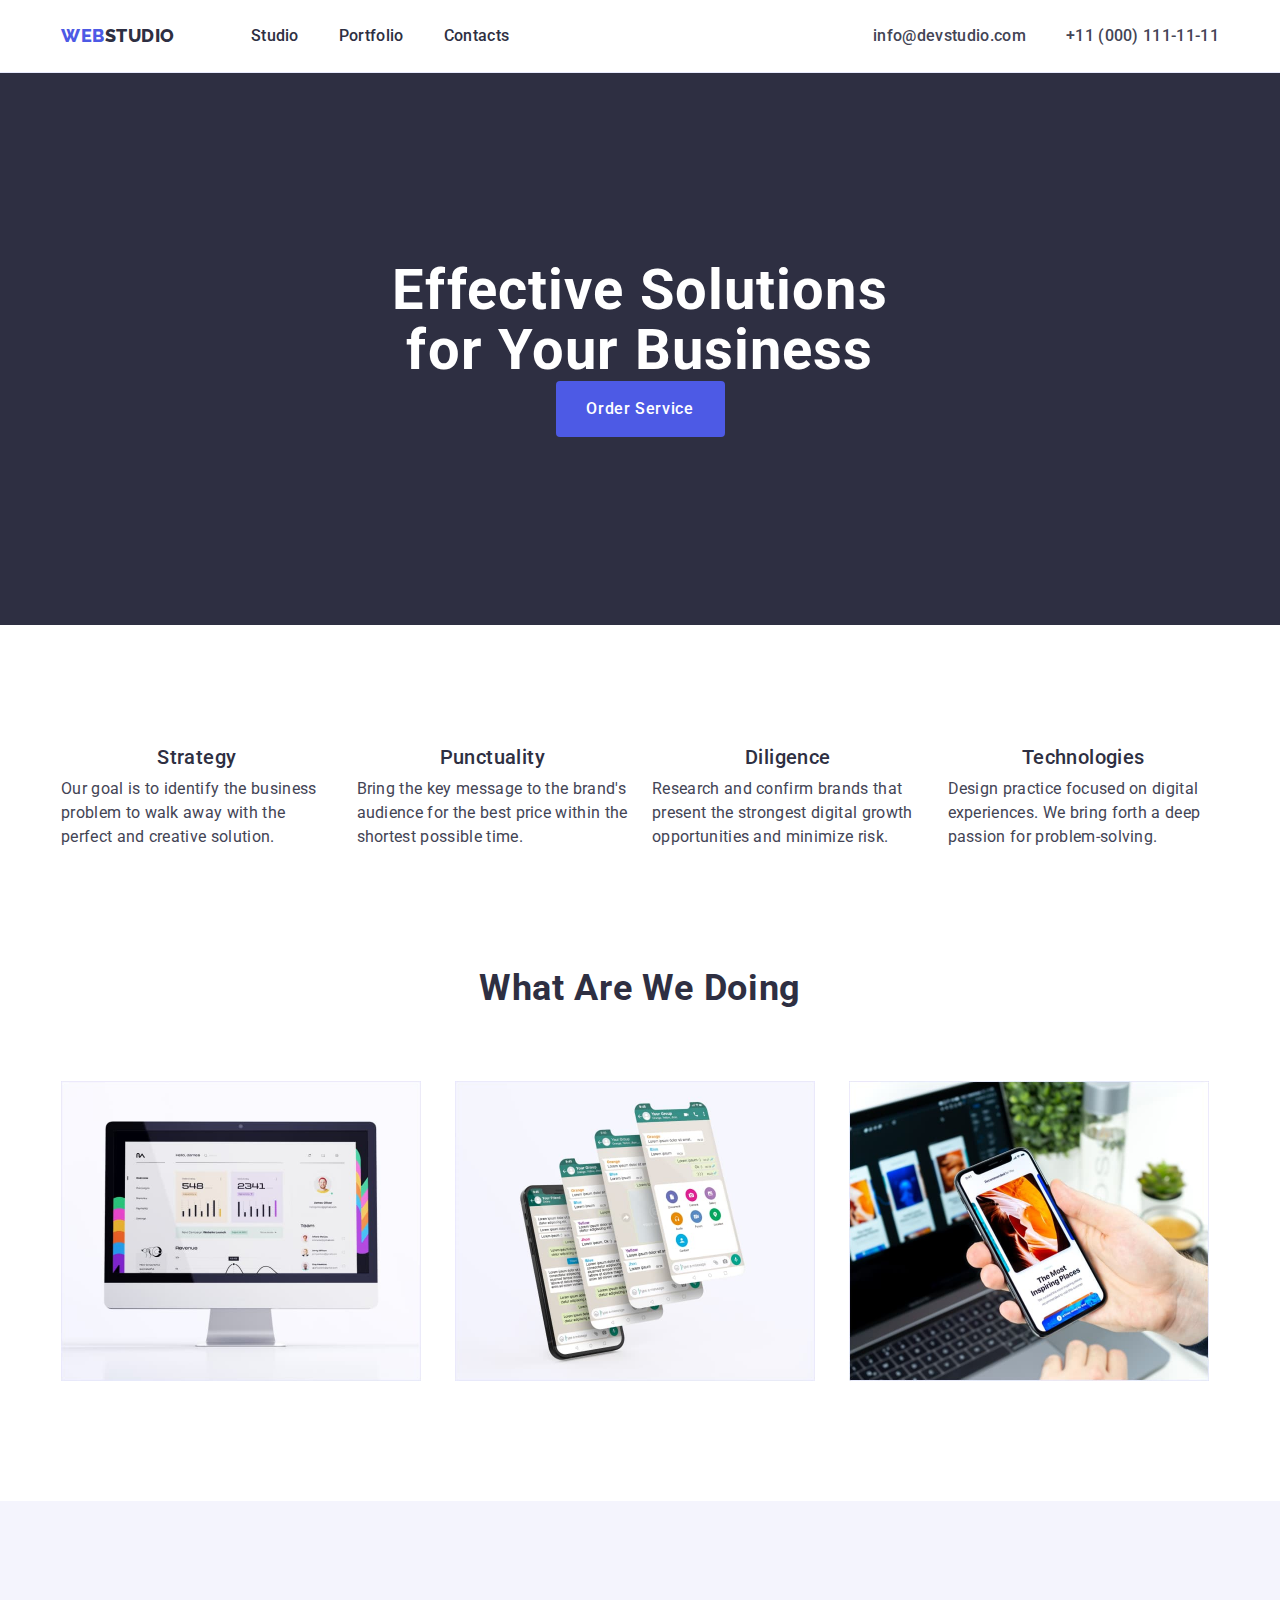
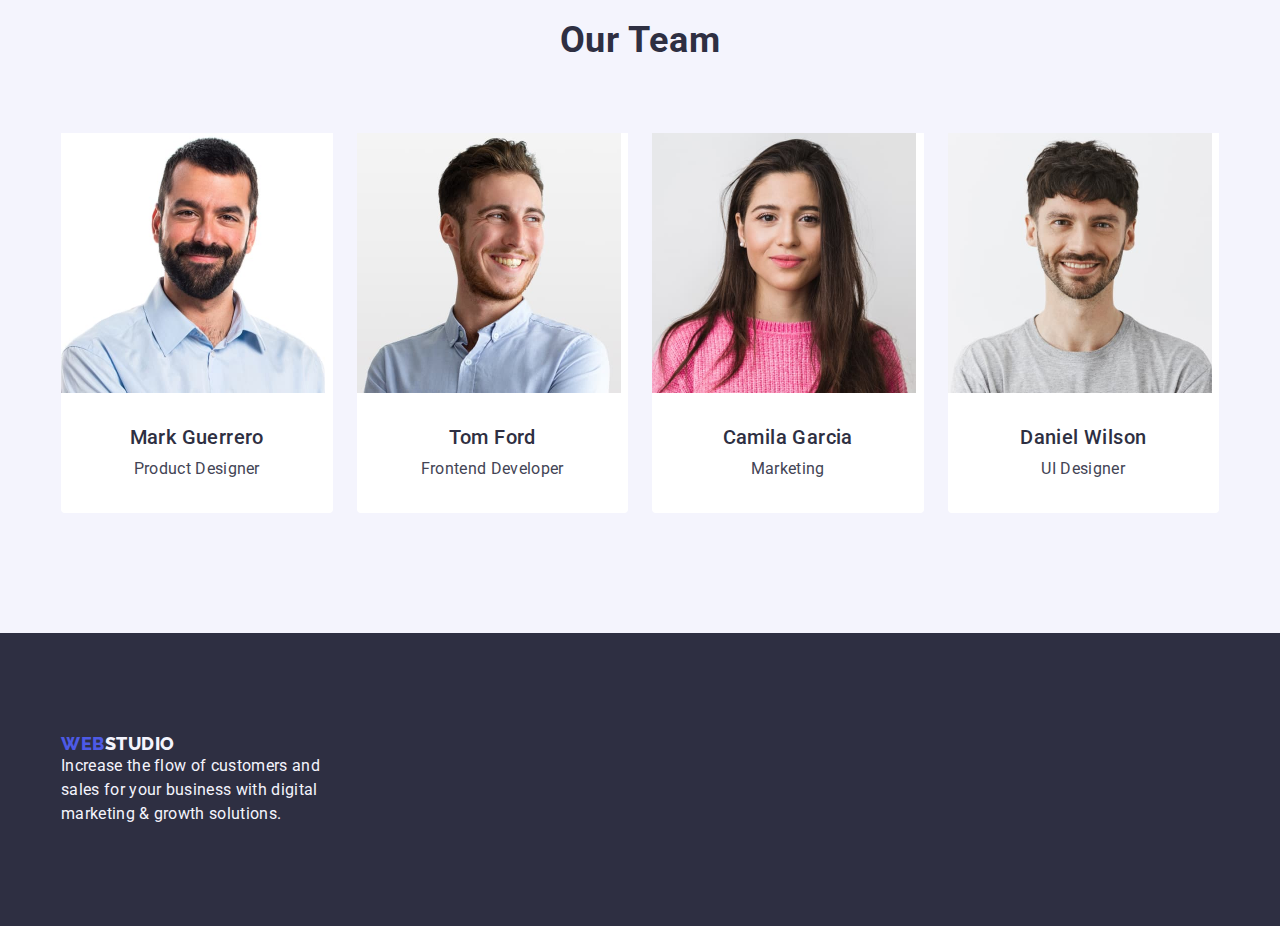
<file: index.html>
<!DOCTYPE html>
<html lang="en">
  <head>
    <meta charset="UTF-8" />
    <meta name="viewport" content="width=device-width, initial-scale=1.0" />
    <title>hw3 - main page</title>
    <link
      rel="stylesheet"
      href="https://cdnjs.cloudflare.com/ajax/libs/modern-normalize/2.0.0/modern-normalize.min.css"
      integrity="sha512-4xo8blKMVCiXpTaLzQSLSw3KFOVPWhm/TRtuPVc4WG6kUgjH6J03IBuG7JZPkcWMxJ5huwaBpOpnwYElP/m6wg=="
      crossorigin="anonymous"
      referrerpolicy="no-referrer"
    />
    <link rel="stylesheet" href="./css/styles.css" />
    <link rel="preconnect" href="https://fonts.googleapis.com" />
    <link rel="preconnect" href="https://fonts.gstatic.com" crossorigin />
    <link
      rel="stylesheet"
      href="https://fonts.googleapis.com/css2?family=Raleway:wght@800&family=Roboto:wght@400;500;700;900&display=swap"
    />
    <style>
      body {
        font-family: 'Roboto', sans-serif;
        color: #434455;
        background-color: #ffffff;
      }
    </style>
  </head>

  <body>
    <header class="header">
      <div class="container header-layout">
        <nav class="navigation">
          <a class="logo link" href="./index.html"
            >Web<span class="logo-span">Studio</span></a
          >
          <ul class="list page-navigation">
            <li><a class="link" href="./index.html">Studio</a></li>
            <li><a class="link" href="./portfolio.html">Portfolio</a></li>
            <li><a class="link" href="">Contacts</a></li>
          </ul>
        </nav>

        <address class="address">
          <ul class="list address-list">
            <li>
              <a class="link contact-link" href="mailto:info@devstudio.com"
                >info@devstudio.com</a
              >
            </li>
            <li>
              <a class="link contact-link" href="tel:+110001111111"
                >+11 (000) 111-11-11</a
              >
            </li>
          </ul>
        </address>
      </div>
    </header>

    <main>
      <section class="section heading">
        <div class="container heading-layout">
          <h1 class="main-heading">Effective Solutions for Your Business</h1>
          <button class="button" type="button">Order Service</button>
        </div>
      </section>

      <section class="section solutions">
        <div class="container solutions-layout">
          <h2 class="secondary-heading visually-hidden">lorem ipsum</h2>
          <ul class="list">
            <li class="solution">
              <h3 class="tertiary-heading">Strategy</h3>
              <p class="paragraph">
                Our goal is to identify the business problem to walk away with
                the perfect and creative solution.
              </p>
            </li>
            <li class="solution">
              <h3 class="tertiary-heading">Punctuality</h3>
              <p class="paragraph">
                Bring the key message to the brand's audience for the best price
                within the shortest possible time.
              </p>
            </li>
            <li class="solution">
              <h3 class="tertiary-heading">Diligence</h3>
              <p class="paragraph">
                Research and confirm brands that present the strongest digital
                growth opportunities and minimize risk.
              </p>
            </li>
            <li class="solution">
              <h3 class="tertiary-heading">Technologies</h3>
              <p class="paragraph">
                Design practice focused on digital experiences. We bring forth a
                deep passion for problem-solving.
              </p>
            </li>
          </ul>
        </div>
      </section>

      <section class="section products">
        <div class="container products-layout">
          <h2 class="secondary-heading">What are we doing</h2>
          <ul class="list">
            <li class="product">
              <img
                src="./images/What-Are-We-Doing/apple-imac.jpg"
                alt="apple imac"
                width="360"
              />
            </li>
            <li class="product">
              <img
                src="./images/What-Are-We-Doing/cascading-smartphone-screen.jpg"
                alt="cascading smartphone screen"
                width="360"
              />
            </li>
            <li class="product">
              <img
                src="./images/What-Are-We-Doing/laptop-and-smartphone.jpg"
                alt="laptop and smartphone"
                width="360"
              />
            </li>
          </ul>
        </div>
      </section>

      <section class="section team">
        <div class="container team-layout">
          <h2 class="secondary-heading">Our Team</h2>
          <ul class="list">
            <li class="team-member">
              <img
                src="./images/Our-Team/marc-guerrero's-photo.jpg"
                alt="man in a blue shirt with short stubble and a half smile"
                width="264"
              />
              <div class="t-member">
                <h3 class="tertiary-heading">Mark Guerrero</h3>
                <p class="paragraph">Product Designer</p>
              </div>
            </li>
            <li class="team-member">
              <img
                src="./images/Our-Team/tom-ford's-photo.jpg"
                alt="smiling short haired man in a blue shirt"
                width="264"
              />
              <div class="t-member">
                <h3 class="tertiary-heading">Tom Ford</h3>
                <p class="paragraph">Frontend Developer</p>
              </div>
            </li>
            <li class="team-member">
              <img
                src="./images/Our-Team/camila-garcia's-photo.jpg"
                alt="long haired woman in a pink sweater"
                width="264"
              />
              <div class="t-member">
                <h3 class="tertiary-heading">Camila Garcia</h3>
                <p class="paragraph">Marketing</p>
              </div>
            </li>
            <li class="team-member">
              <img
                src="./images/Our-Team/daniel-wilson's-photo.jpg"
                alt="man in grey t shirt with short tangled hair"
                width="264"
              />
              <div class="t-member">
                <h3 class="tertiary-heading">Daniel Wilson</h3>
                <p class="paragraph">UI Designer</p>
              </div>
            </li>
          </ul>
        </div>
      </section>
    </main>

    <footer class="footer">
      <div class="container footer-layout">
        <a class="logo link" href="./index.html"
          >Web<span class="logo-span-two">Studio</span></a
        >
        <p class="paragraph">
          Increase the flow of customers and sales for your business with
          digital marketing & growth solutions.
        </p>
      </div>
    </footer>
  </body>
</html>
</file>
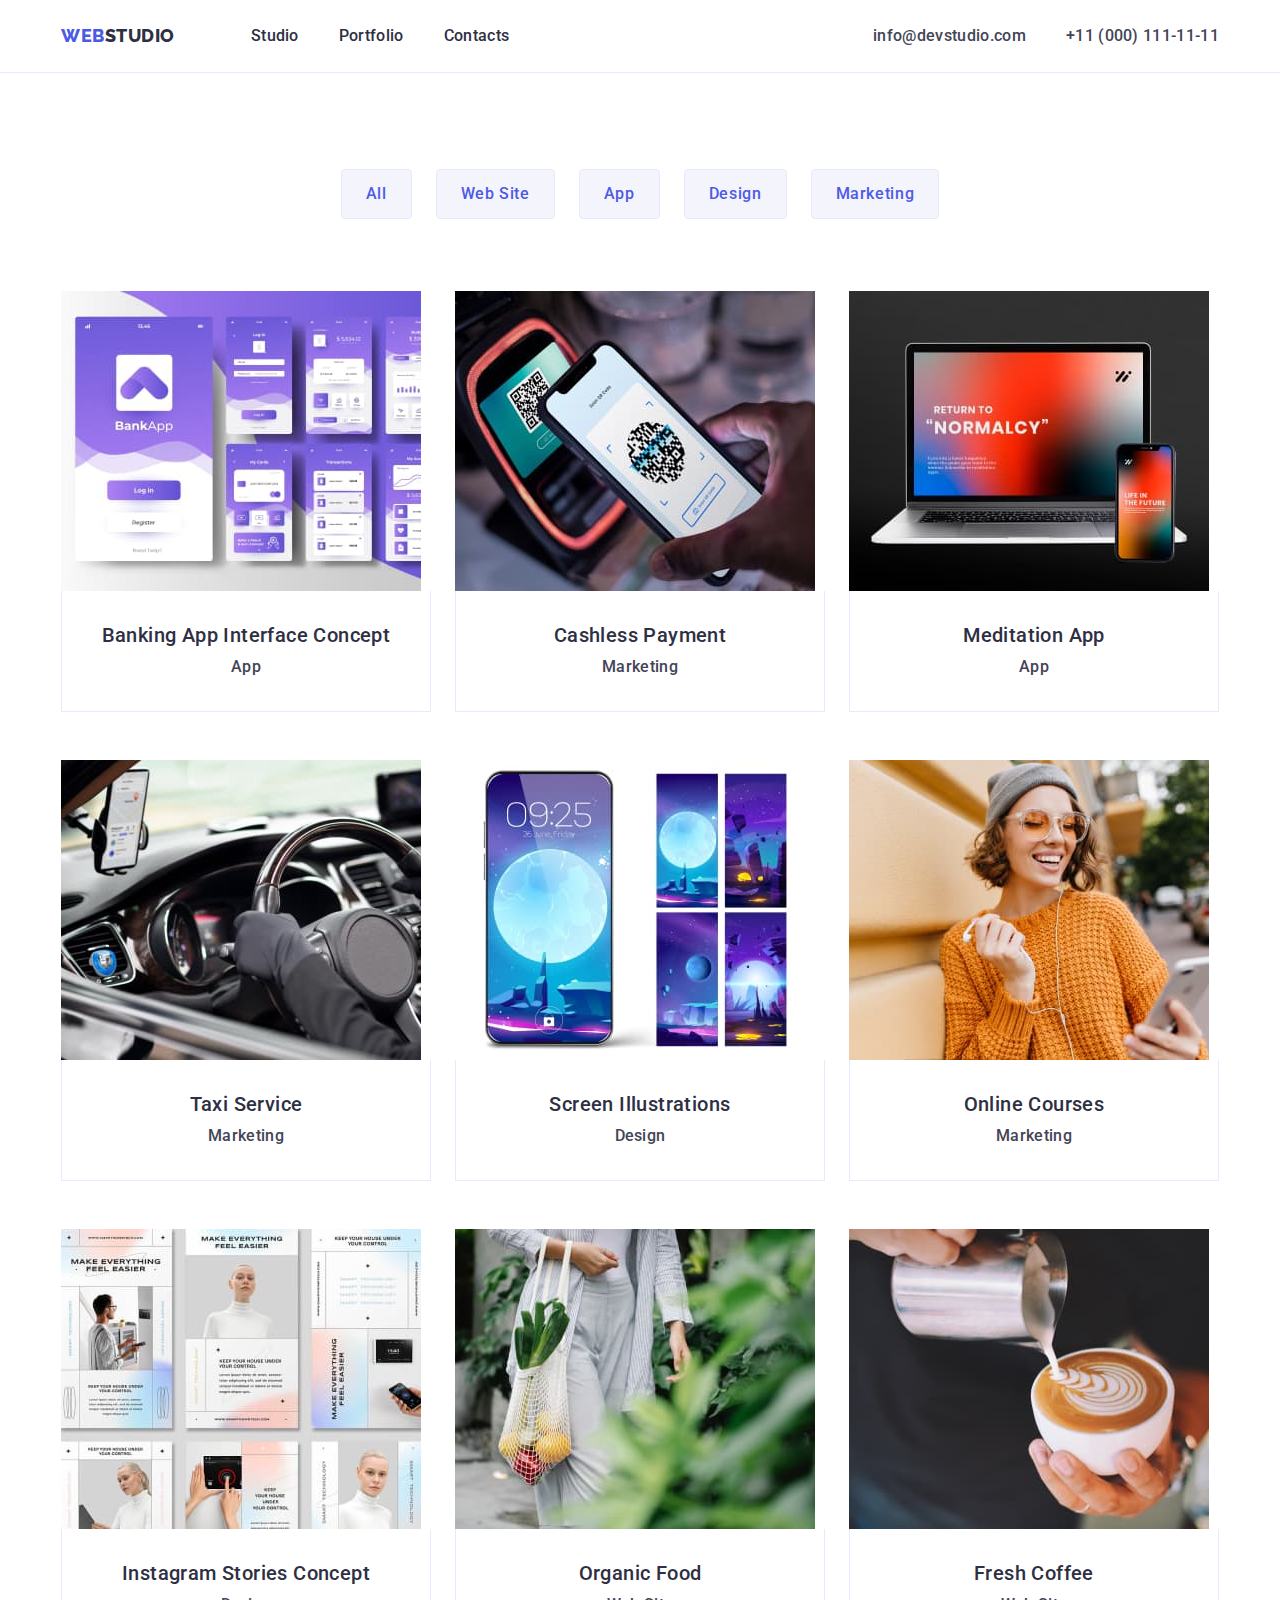
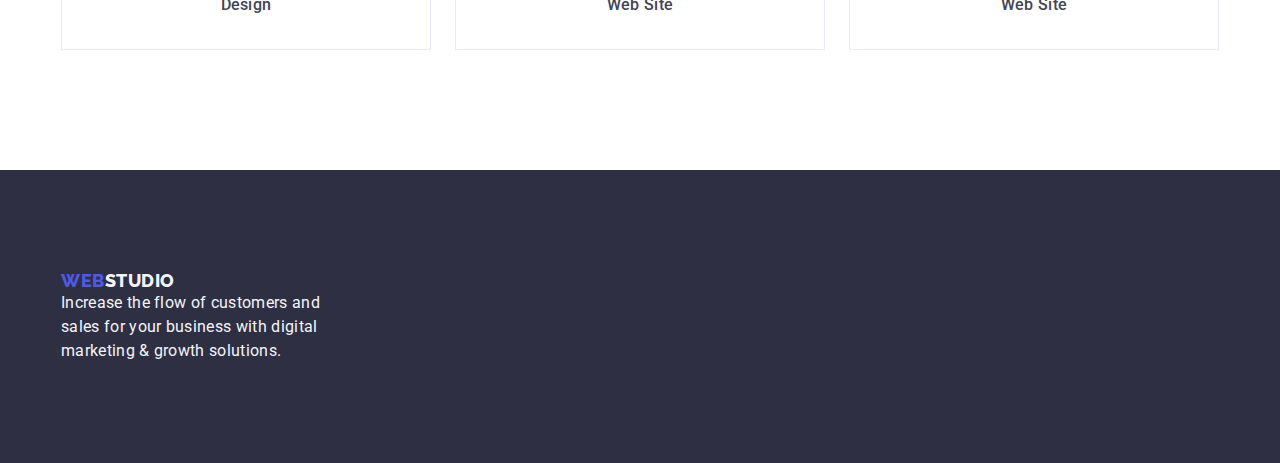
<file: portfolio.html>
<!DOCTYPE html>
<html lang="en">
  <head>
    <meta charset="UTF-8" />
    <meta name="viewport" content="width=device-width, initial-scale=1.0" />
    <title>hw3 - portfolio</title>
    <link
      rel="stylesheet"
      href="https://cdnjs.cloudflare.com/ajax/libs/modern-normalize/2.0.0/modern-normalize.min.css"
      integrity="sha512-4xo8blKMVCiXpTaLzQSLSw3KFOVPWhm/TRtuPVc4WG6kUgjH6J03IBuG7JZPkcWMxJ5huwaBpOpnwYElP/m6wg=="
      crossorigin="anonymous"
      referrerpolicy="no-referrer"
    />
    <link rel="stylesheet" href="./css/styles.css" />
    <link rel="preconnect" href="https://fonts.googleapis.com" />
    <link rel="preconnect" href="https://fonts.gstatic.com" crossorigin />
    <link
      rel="stylesheet"
      href="https://fonts.googleapis.com/css2?family=Raleway:wght@800&family=Roboto:wght@400;500;700;900&display=swap"
    />
    <style>
      body {
        font-family: 'Roboto', sans-serif;
        color: #434455;
      }
    </style>
  </head>

  <body>
    <header class="header">
      <div class="container header-layout">
        <nav class="navigation">
          <a class="logo link" href="./index.html"
            >Web<span class="logo-span">Studio</span></a
          >
          <ul class="list page-navigation">
            <li><a class="link" href="./index.html">Studio</a></li>
            <li><a class="link" href="./portfolio.html">Portfolio</a></li>
            <li><a class="link" href="">Contacts</a></li>
          </ul>
        </nav>

        <address class="address">
          <ul class="list address-list">
            <li>
              <a class="link contact-link" href="mailto:info@devstudio.com"
                >info@devstudio.com</a
              >
            </li>
            <li>
              <a class="link contact-link" href="tel:+110001111111"
                >+11 (000) 111-11-11</a
              >
            </li>
          </ul>
        </address>
      </div>
    </header>

    <main>
      <section class="section portfolio">
        <div class="container portfolio-layout">
          <h1 class="visually-hidden">lorem ipsum</h1>
          <ul class="list button-list">
            <li><button class="p-button" type="button">All</button></li>
            <li><button class="p-button" type="button">Web Site</button></li>
            <li><button class="p-button" type="button">App</button></li>
            <li><button class="p-button" type="button">Design</button></li>
            <li><button class="p-button" type="button">Marketing</button></li>
          </ul>

          <ul class="list cards-list">
            <li class="card">
              <a class="link" href="">
                <img
                  src="./images/Portfolio/banking-app.jpg"
                  alt="banking app with purple color palette"
                  width="360"
                />
                <div class="a-card">
                  <h2 class="tertiary-heading">
                    Banking App Interface Concept
                  </h2>
                  <p class="paragraph">App</p>
                </div>
              </a>
            </li>
            <li class="card">
              <a class="link" href="">
                <img
                  src="./images/Portfolio/cashless-payment.jpg"
                  alt="telephone application enabling cashless payments"
                  width="360"
                />
                <div class="a-card">
                  <h2 class="tertiary-heading">Cashless Payment</h2>
                  <p class="paragraph">Marketing</p>
                </div>
              </a>
            </li>
            <li class="card">
              <a class="link" href="">
                <img
                  src="./images/Portfolio/meditation-app.jpg"
                  alt="laptop and smartphone"
                  width="360"
                />
                <div class="a-card">
                  <h2 class="tertiary-heading">Meditation App</h2>
                  <p class="paragraph">App</p>
                </div>
              </a>
            </li>
            <li class="card">
              <a class="link" href="">
                <img
                  src="./images/Portfolio/taxi-service.jpg"
                  alt="close up of a car dashboard"
                  width="360"
                />
                <div class="a-card">
                  <h2 class="tertiary-heading">Taxi Service</h2>
                  <p class="paragraph">Marketing</p>
                </div>
              </a>
            </li>
            <li class="card">
              <a class="link" href="">
                <img
                  src="./images/Portfolio/screen-illustration.jpg"
                  alt="smartphone and wallpaper designs"
                  width="360"
                />
                <div class="a-card">
                  <h2 class="tertiary-heading">Screen Illustrations</h2>
                  <p class="paragraph">Design</p>
                </div>
              </a>
            </li>
            <li class="card">
              <a class="link" href="">
                <img
                  src="./images/Portfolio/online-courses.jpg"
                  alt="broadly smiling woman in a gray cap, sunglasses and orange sweater holding a smartphone with headphones"
                  width="360"
                />
                <div class="a-card">
                  <h2 class="tertiary-heading">Online Courses</h2>
                  <p class="paragraph">Marketing</p>
                </div>
              </a>
            </li>
            <li class="card">
              <a class="link" href="">
                <img
                  src="./images/Portfolio/insta-stories-concept.jpg"
                  alt="several concept designs for a smart home advertising brochure"
                  width="360"
                />
                <div class="a-card">
                  <h2 class="tertiary-heading">Instagram Stories Concept</h2>
                  <p class="paragraph">Design</p>
                </div>
              </a>
            </li>
            <li class="card">
              <a class="link" href="">
                <img
                  src="./images/Portfolio/organic-food.jpg"
                  alt="woman in gray clothes carrying a net of fruits and vegetables"
                  width="360"
                />
                <div class="a-card">
                  <h2 class="tertiary-heading">Organic Food</h2>
                  <p class="paragraph">Web Site</p>
                </div>
              </a>
            </li>
            <li class="card">
              <a class="link" href="">
                <img
                  src="./images/Portfolio/fresh-coffee.jpg"
                  alt="strong close up of a barista's hands decorating coffee with cream"
                  width="360"
                />
                <div class="a-card">
                  <h2 class="tertiary-heading">Fresh Coffee</h2>
                  <p class="paragraph">Web Site</p>
                </div>
              </a>
            </li>
          </ul>
        </div>
      </section>
    </main>

    <footer class="footer">
      <div class="container footer-layout">
        <a class="logo link" href="./index.html"
          >Web<span class="logo-span-two">Studio</span></a
        >
        <p class="paragraph">
          Increase the flow of customers and sales for your business with
          digital marketing & growth solutions.
        </p>
      </div>
    </footer>
  </body>
</html>
</file>
<file: css/styles.css>
:root {
  --primary-brand-color: #4d5ae5;
  --pressed-state-color: #404bbf;
  --dark-color: #2e2f42;
  --success-color: #31d0aa;
  --text-color: #434455;
  --subtle-text-color: #8e8f99;
  --accent-color: #e7e9fc;
  --light-color: #f4f4fd;
  --hero-background-color: #2e2f42;
  --white-background-color: #ffffff;
  --modal-background-color: #fcfcfc;
}

* {
  margin: 0;
  padding: 0;
}

h1,
h2,
h3,
h4,
h5,
h6,
p {
  margin: 0;
}

img {
  display: block;
  max-width: 100%;
  height: auto;
}

button {
  cursor: pointer;
  border: none;
  border-radius: 4px;
}

ul,
ol {
  list-style: none;
  margin: 0;
  padding-left: 0;
}

.link {
  text-decoration: none;
}

.header {
  border-bottom: 1px solid var(--accent-color);
  background-color: var(--white-background-color);
}

.footer {
  background-color: var(--hero-background-color);
  padding-block: 100px;
}

.footer .paragraph {
  color: var(--light-color);
  max-width: 264px;
}

.section {
  padding-block: 120px;
}

.products {
  padding-top: 0px;
  padding-bottom: 120px;
}

.heading {
  padding: 188px 0;
  background-color: var(--hero-background-color);
}

.heading .button {
  display: block;
  min-width: 169px;
  height: 56px;
  border: none;
  border-radius: 4px;
  margin: 0 auto;
}

.main-heading {
  color: var(--white-background-color);
  font-size: 56px;
  font-weight: 700;
  line-height: 1.07em;
  letter-spacing: 0.02em;
  text-align: center;
  max-width: 496px;
  margin: 0 auto;
}

.solutions {
  background-color: var(--white-background-color);
}

.products {
  background-color: var(--white-background-color);
}

.team {
  background-color: var(--light-color);
}

.team-member {
  background-color: var(--white-background-color);
  flex-basis: calc((100% - 72px) / 4);
  border-radius: 0px 0px 4px 4px;
}

.secondary-heading {
  color: var(--dark-color);
  font-size: 36px;
  font-weight: 700;
  line-height: 1.11em;
  letter-spacing: 0.02em;
  text-transform: capitalize;
  text-align: center;
  margin-bottom: 72px;
}

.tertiary-heading {
  color: var(--dark-color);
  font-size: 20px;
  font-weight: 500;
  line-height: 1.2em;
  letter-spacing: 0.02em;
  margin-bottom: 8px;
  text-align: center;
  margin-bottom: 8px;
}

.paragraph {
  color: var(--text-color);
  font-size: 16px;
  line-height: 1.5em;
  letter-spacing: 0.02em;
}

.portfolio {
  background-color: var(--white-background-color);
  padding-top: 96px;
  padding-bottom: 120px;
}

.link {
  color: var(--primary-brand-color);
  font-size: 18px;
  line-height: 1.17em;
  letter-spacing: 0.03em;
  text-decoration: none;
}

.footer > .link {
  color: var(--primary-brand-color);
}

.list {
  list-style: none;
}

.list .link {
  color: var(--dark-color);
  font-size: 16px;
  font-weight: 500;
  line-height: 1.5em;
  letter-spacing: 0.02em;
  text-decoration: none;
}

.list .link:hover {
  color: var(--pressed-state-color);
}

.list .link:focus {
  color: var(--pressed-state-color);
}

.p-button {
  font-family: 'Roboto', sans-serif;
  color: var(--primary-brand-color);
  background-color: var(--light-color);
  font-size: 16px;
  font-weight: 500;
  line-height: 1.5em;
  letter-spacing: 0.04em;
  cursor: pointer;
  padding-block: 12px;
  padding-inline: 24px;
  border: 1px solid var(--accent-color);
  border-radius: 4px;
}

.p-button:hover {
  color: var(--white-background-color);
  background-color: var(--pressed-state-color);
  border: 1px solid transparent;
}

.p-button:focus {
  color: var(--white-background-color);
  background-color: var(--pressed-state-color);
  border: 1px solid transparent;
}

.address {
  font-style: normal;
  padding: 24px 0;
}

.list .contact-link {
  color: var(--text-color);
  font-size: 16px;
  line-height: 1.5em;
  letter-spacing: 0.02em;
  text-decoration: none;
}

.list .contact-link:hover {
  color: var(--pressed-state-color);
}

.list .contact-link:focus {
  color: var(--pressed-state-color);
}

.button {
  font-family: 'Roboto', sans-serif;
  color: var(--white-background-color);
  background-color: var(--primary-brand-color);
  font-size: 16px;
  font-weight: 500;
  line-height: 1.5em;
  letter-spacing: 0.04em;
  cursor: pointer;
}

.button:hover {
  color: var(--white-background-color);
  background-color: var(--pressed-state-color);
}

.button:focus {
  color: var(--white-background-color);
  background-color: var(--pressed-state-color);
}

.logo {
  color: var(--primary-brand-color);
  font-family: 'Raleway', sans-serif;
  font-size: 18px;
  font-weight: 800;
  line-height: 1.17em;
  letter-spacing: 0.03em;
  text-decoration: none;
  text-transform: uppercase;
  margin-right: 76px;
  display: inline-block;
}

.logo-span {
  color: var(--dark-color);
}

.logo-span-two {
  color: var(--light-color);
}

.container {
  width: 1158px;
  padding-inline: 15px;
  margin-inline: auto;
}

.header-layout {
  display: flex;
  flex-direction: row;
  align-items: center;
  justify-content: space-between;
}

.page-navigation {
  display: flex;
  align-items: flex-start;
  gap: 40px;
}

.page-navigation .link {
  padding-block: 24px;
}

.address-list {
  display: flex;
  align-items: flex-start;
  gap: 40px;
}

.solutions-layout .list {
  display: flex;
  gap: 24px;
}

.products-layout .list {
  display: flex;
  gap: 24px;
}

.team-layout .list {
  display: flex;
  gap: 24px;
}

.portfolio-layout .button-list {
  display: flex;
  justify-content: center;
  gap: 24px;
  margin-bottom: 72px;
}

.portfolio-layout .cards-list {
  display: flex;
  flex-wrap: wrap;
  column-gap: 24px;
  row-gap: 48px;
}

.portfolio-layout .cards-list .card {
  width: calc((100% - 48px) / 3);
}

.card .a-card {
  padding: 32px 16px;
  border: 1px solid var(--accent-color);
  border-top: none;
}

.card .a-card > .paragraph {
  text-align: center;
}

.visually-hidden {
  position: absolute;
  width: 1px;
  height: 1px;
  margin: -1px;
  border: 0;
  padding: 0;
  white-space: nowrap;
  clip-path: inset(100%);
  clip: rect(0 0 0 0);
  overflow: hidden;
}

.navigation {
  display: flex;
  align-items: center;
}

.solutions-layout .solution {
  flex-basis: calc((100% - 72px) / 4);
}

.product {
  flex-basis: calc((100% - 3 * 16px) / 3);
}

.team-member .t-member > .paragraph {
  text-align: center;
}

.t-member {
  padding: 32px 0px;
}
</file>
